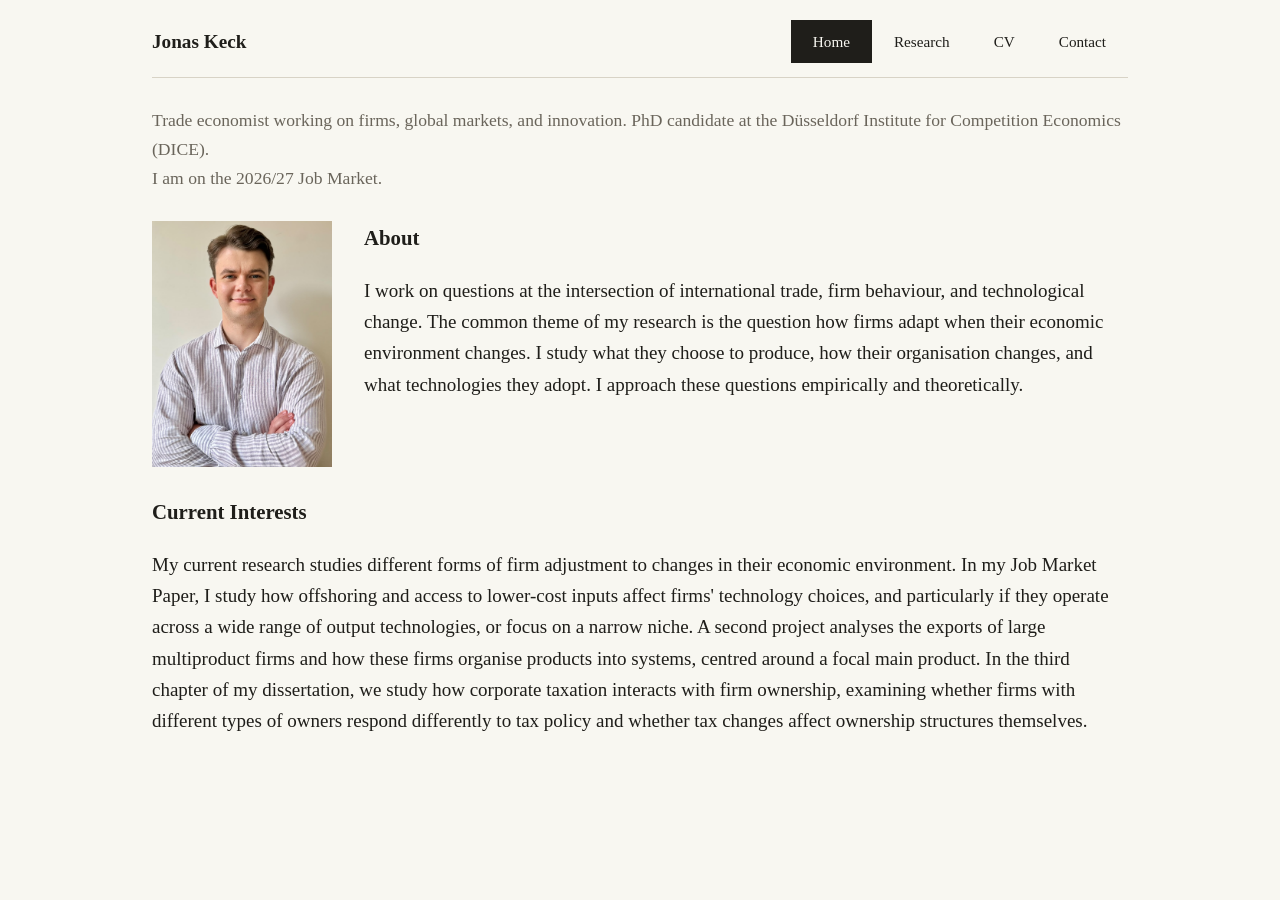
<file: index.html>
<!DOCTYPE html>
<html lang="en">
<head>
  <meta charset="UTF-8" />
  <meta name="viewport" content="width=device-width, initial-scale=1.0" />
  <title>Jonas Keck | Home</title>
  <link rel="stylesheet" href="style.css?v=2" />
</head>
<body>
  <div class="site-container">
    <header class="site-header">
      <div class="site-title"><a href="index.html">Jonas Keck</a></div>
      <nav class="site-nav">
        <a href="index.html" class="active">Home</a>
        <a href="research.html">Research</a>
        <!-- <a href="writing.html">Writing</a> -->
        <a href="cv.html">CV</a>
        <a href="contact.html">Contact</a>
      </nav>
    </header>

    <main class="page-content">
      <section class="hero">
        <p class="tagline">Trade economist working on firms, global markets, and innovation. PhD candidate at the Düsseldorf Institute for Competition Economics (DICE).<br />
        I am on the 2026/27 Job Market.</p>
      </section>

      <section class="content-block about-layout">
        <img class="about-photo" src="files/photo_website.png" alt="Portrait of Jonas Keck" width="180" height="246" />
        <div>
          <h2>About</h2>
          <p>
          I work on questions at the intersection of international trade, firm behaviour, and technological change. The common theme of my research is the question how firms adapt when their economic environment changes. I study what they choose to produce, how their organisation changes, and what technologies they adopt. I approach these questions empirically and theoretically.
          </p>
        </div>
      </section>

      <section class="content-block">
        <h2>Current Interests</h2>
        <p>
          My current research studies different forms of firm adjustment to changes in their economic environment. In my Job Market Paper, I study how offshoring and access to lower-cost inputs affect firms' technology choices, and particularly if they operate across a wide range of output technologies, or focus on a narrow niche. A second project analyses the exports of large multiproduct firms and how these firms organise products into systems, centred around a focal main product. In the third chapter of my dissertation, we study how corporate taxation interacts with firm ownership, examining whether firms with different types of owners respond differently to tax policy and whether tax changes affect ownership structures themselves.
        </p>  
        </section>
    </main>
  </div>
</body>
</html>
</file>
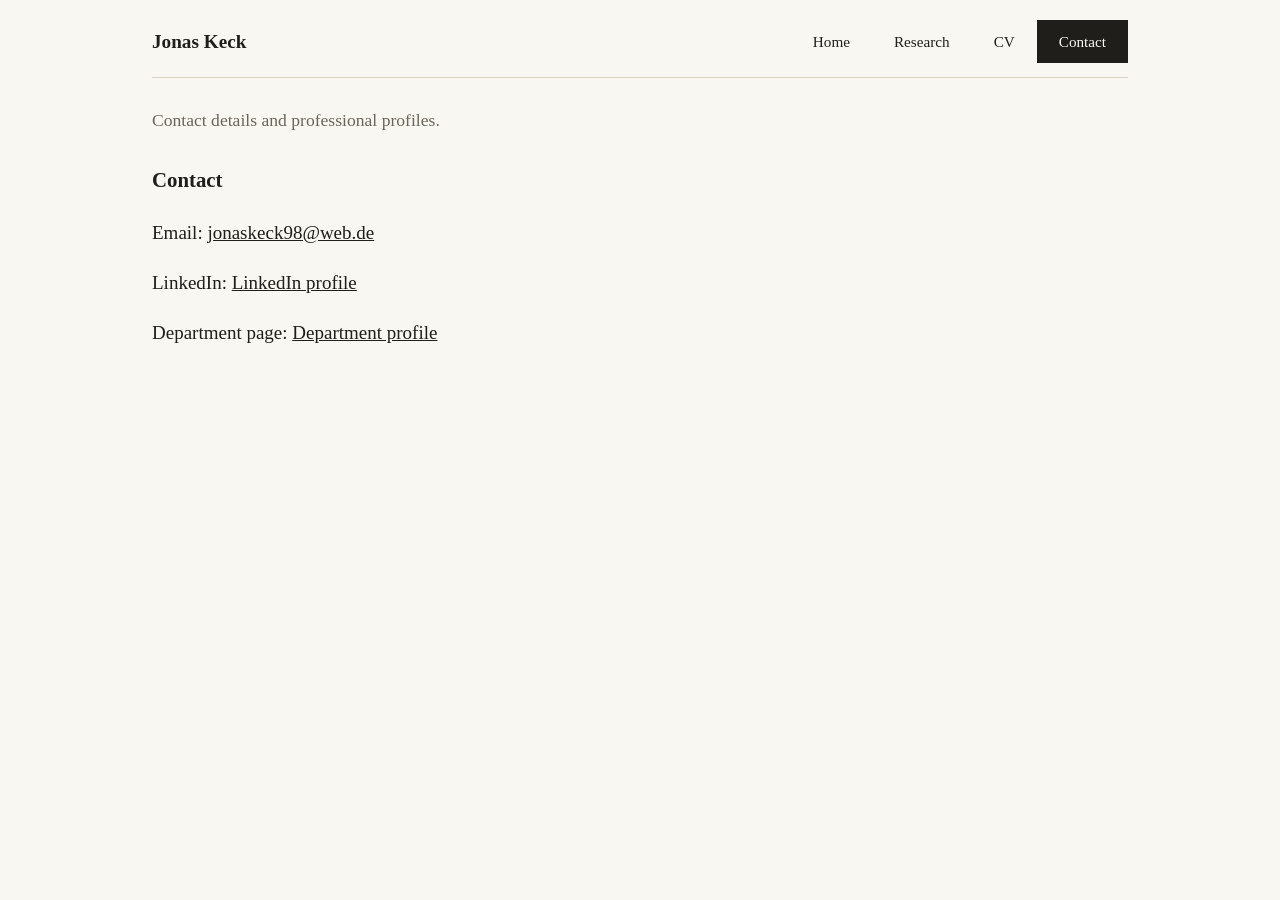
<file: contact.html>
<!DOCTYPE html>
<html lang="en">
<head>
  <meta charset="UTF-8" />
  <meta name="viewport" content="width=device-width, initial-scale=1.0" />
  <title>Jonas Keck | Contact</title>
  <link rel="stylesheet" href="style.css" />
</head>
<body>
  <div class="site-container">
    <header class="site-header">
      <div class="site-title"><a href="index.html">Jonas Keck</a></div>
      <nav class="site-nav">
        <a href="index.html">Home</a>
        <a href="research.html">Research</a>
        <!-- <a href="writing.html">Writing</a> -->
        <a href="cv.html">CV</a>
        <a href="contact.html" class="active">Contact</a>
      </nav>
    </header>

    <main class="page-content">
      <section class="hero">
        <p class="tagline">
          Contact details and professional profiles.
        </p>
      </section>

      <section class="content-block">
        <h2>Contact</h2>
        <p>Email: <a href="mailto:jonaskeck98@web.de">jonaskeck98@web.de</a></p>
        <p>
          LinkedIn:
          <a href="https://www.linkedin.com/in/jmkeck/" target="_blank" rel="noopener noreferrer">LinkedIn profile</a>
        </p>
        <p>
          Department page:
          <a href="https://www.dice.hhu.de/en/dice/people/doctoral-researchers/jonas-keck-msc" target="_blank" rel="noopener noreferrer">Department profile</a>
        </p>
      </section>
    </main>
  </div>
</body>
</html>
</file>
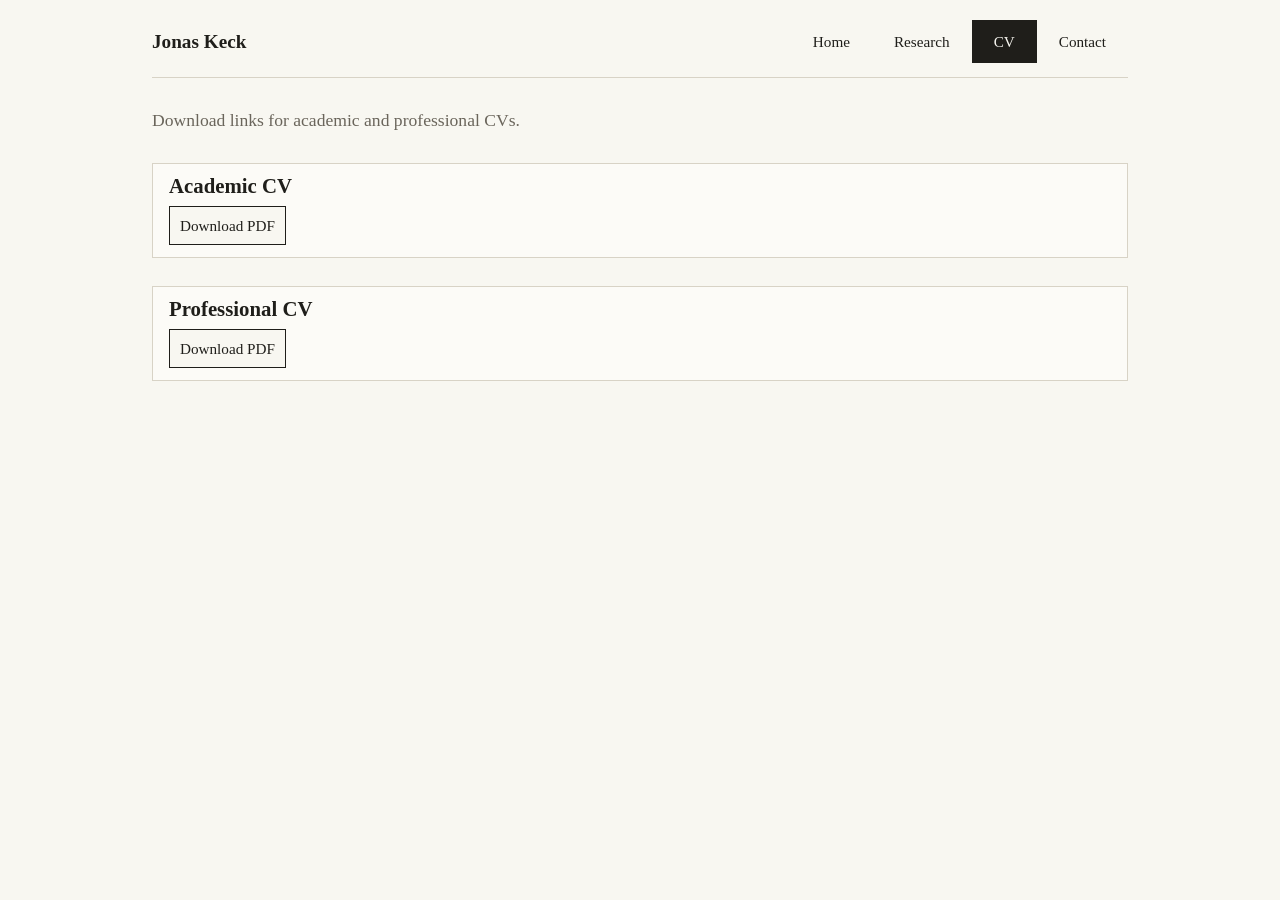
<file: cv.html>
<!DOCTYPE html>
<html lang="en">
<head>
  <meta charset="UTF-8" />
  <meta name="viewport" content="width=device-width, initial-scale=1.0" />
  <title>Jonas Keck | CV</title>
  <link rel="stylesheet" href="style.css" />
</head>
<body>
  <div class="site-container">
    <header class="site-header">
      <div class="site-title"><a href="index.html">Jonas Keck</a></div>
      <nav class="site-nav">
        <a href="index.html">Home</a>
        <a href="research.html">Research</a>
        <!-- <a href="writing.html">Writing</a> -->
        <a href="cv.html" class="active">CV</a>
        <a href="contact.html">Contact</a>
      </nav>
    </header>

    <main class="page-content">
      <section class="hero">
        <p class="tagline">
          Download links for academic and professional CVs.
        </p>
      </section>

      <section class="entry-list">
        <article class="entry-card">
          <h2>Academic CV</h2>
          <a class="download-link" href="files/cv/cv_jonas_keck_academic.pdf" download>Download PDF</a>
        </article>

        <article class="entry-card">
          <h2>Professional CV</h2>
          <a class="download-link" href="files/cv/cv_jonas_keck_professional.pdf" download>Download PDF</a>
        </article>
      </section>
    </main>
  </div>
</body>
</html>
</file>
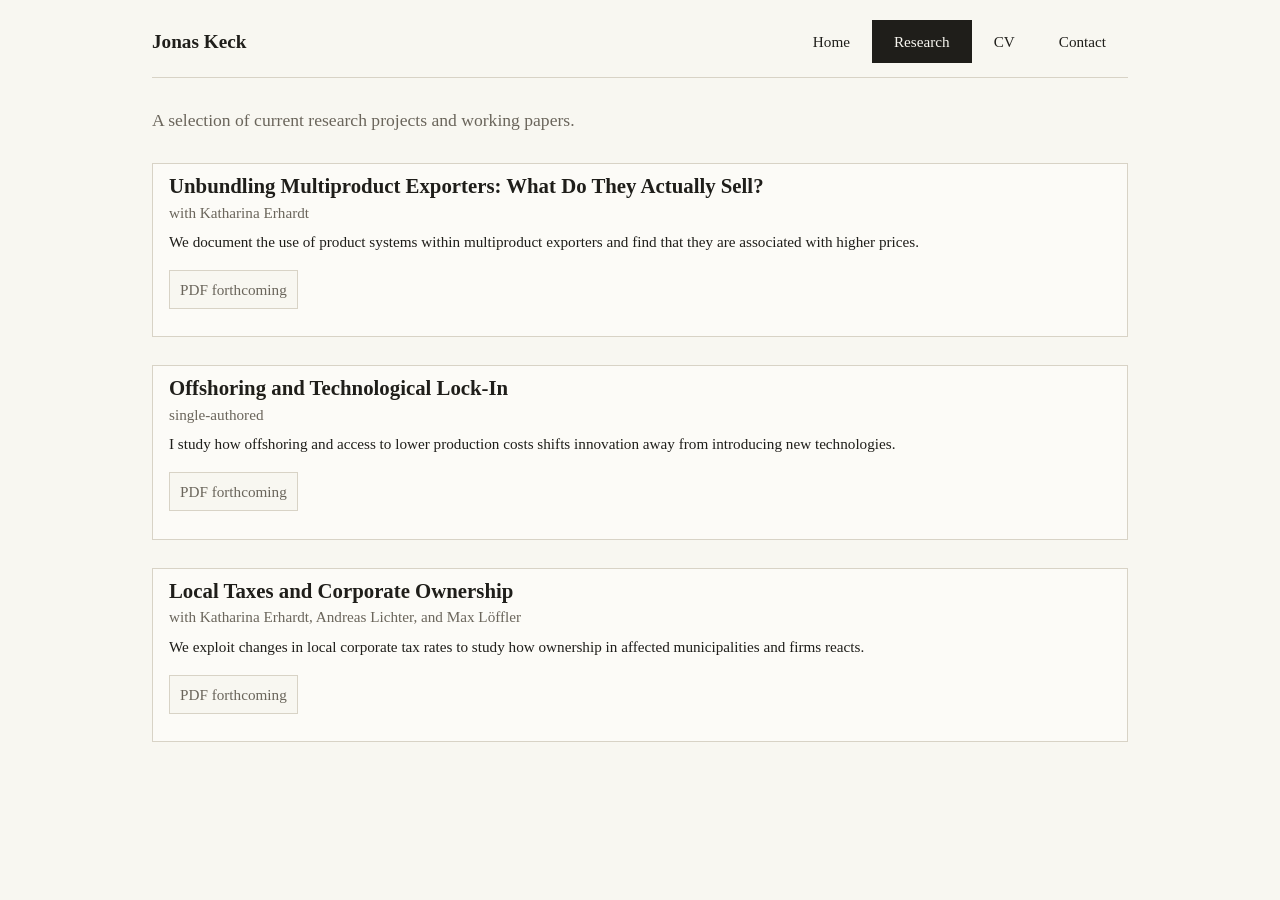
<file: research.html>
<!DOCTYPE html>
<html lang="en">
<head>
  <meta charset="UTF-8" />
  <meta name="viewport" content="width=device-width, initial-scale=1.0" />
  <title>Jonas Keck | Research</title>
  <link rel="stylesheet" href="style.css" />
</head>
<body>
  <div class="site-container">
    <header class="site-header">
      <div class="site-title"><a href="index.html">Jonas Keck</a></div>
      <nav class="site-nav">
        <a href="index.html">Home</a>
        <a href="research.html" class="active">Research</a>
        <!-- <a href="writing.html">Writing</a> -->
        <a href="cv.html">CV</a>
        <a href="contact.html">Contact</a>
      </nav>
    </header>

    <main class="page-content">
      <section class="hero">
        <p class="tagline">
          A selection of current research projects and working papers.
        </p>
      </section>

      <section class="entry-list">
        <article class="entry-card">
          <h2>Unbundling Multiproduct Exporters: What Do They Actually Sell?</h2>
          <p class="meta">with Katharina Erhardt</p>
          <p class="entry-summary">
            We document the use of product systems within multiproduct exporters and find that they are associated with higher prices.
          </p>
          <p class="download-placeholder">PDF forthcoming</p>
        </article>

        <article class="entry-card">
          <h2>Offshoring and Technological Lock-In</h2>
          <p class="meta">single-authored</p>
            <p class="entry-summary">
              I study how offshoring and access to lower production costs shifts innovation away from introducing new technologies.
            </p>
          <!--
          <details class="entry-abstract">
            <summary>Show abstract</summary>
            <p>
              The ability to move parts of the production process offshore allows firms to reduce their unit costs through lower wage bills. I investigate how this change in their cost structure affects the exploration of new technologies. Previous studies have focused on the effect of offshoring on the volume of innovation and the trade-off between product and process innovation, whilst I focus on its effect on the technological direction of innovation. Using the economic integration of Central and Eastern European countries since the 1990s, I find that industries with a higher initial exposure to this offshoring shock are less likely to file patents in technology classes that are new to the sector. Patenting in these industries is also more concentrated in a narrower set of technology classes. These technologies tend to be legacy technologies that were already used before the offshoring shock. I rationalise these patterns in a simple two-period model in which a firm chooses between continuing with a legacy technology or replacing it with a superior new version. Offshoring increases the opportunity cost of switching technologies, delaying technological transition.
            </p>
          </details>
          -->
          <p class="download-placeholder">PDF forthcoming</p>
        </article>

        <article class="entry-card">
          <h2>Local Taxes and Corporate Ownership</h2>
          <p class="meta">with Katharina Erhardt, Andreas Lichter, and Max Löffler</p>
          <p class="entry-summary">
            We exploit changes in local corporate tax rates to study how ownership in affected municipalities and firms reacts.
          </p>
          <p class="download-placeholder">PDF forthcoming</p>
        </article>
      </section>
    </main>
  </div>
</body>
</html>
</file>
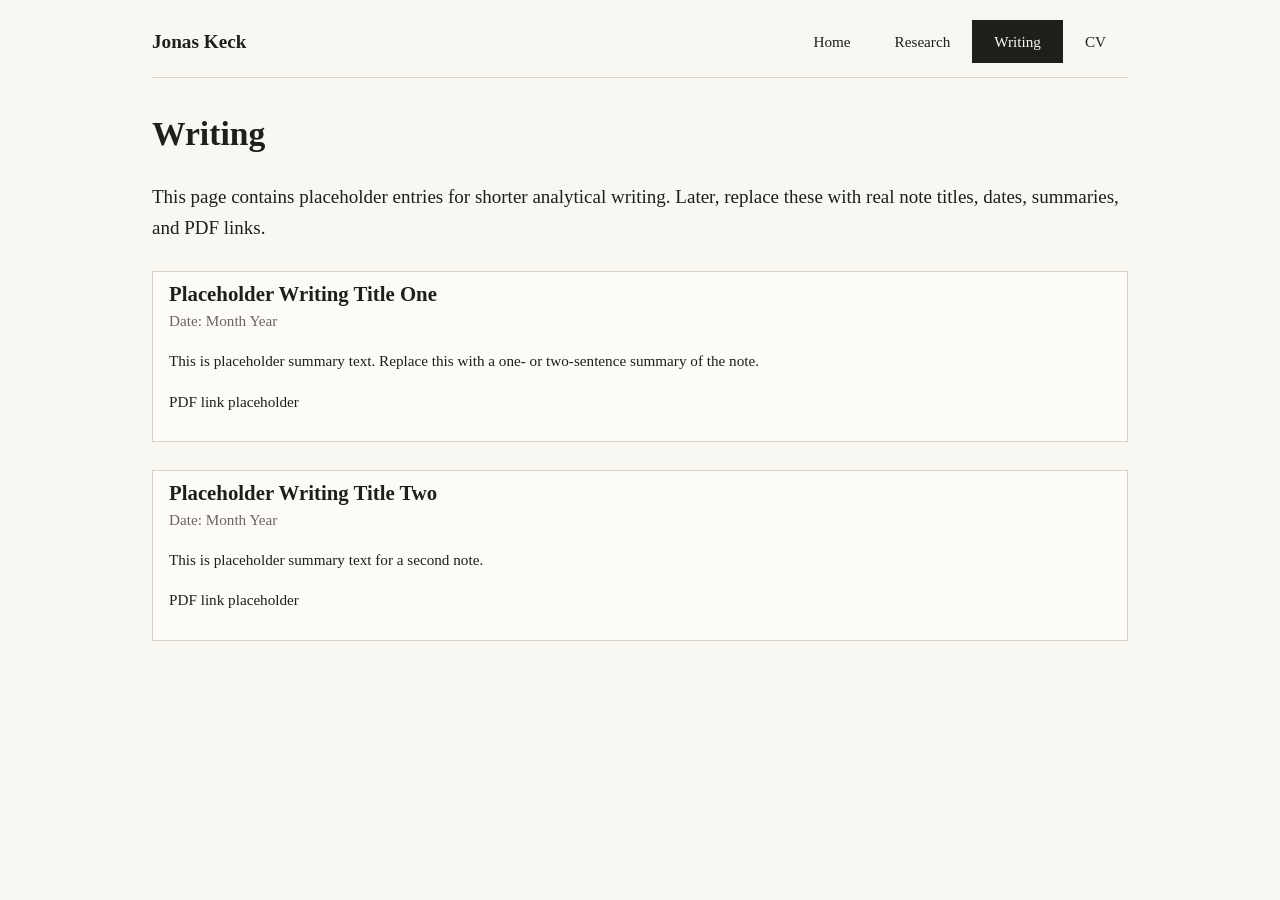
<file: writing.html>
<!DOCTYPE html>
<html lang="en">
<head>
  <meta charset="UTF-8" />
  <meta name="viewport" content="width=device-width, initial-scale=1.0" />
  <title>Jonas Keck | Writing</title>
  <link rel="stylesheet" href="style.css" />
</head>
<body>
  <div class="site-container">
    <header class="site-header">
      <div class="site-title"><a href="index.html">Jonas Keck</a></div>
      <nav class="site-nav">
        <a href="index.html">Home</a>
        <a href="research.html">Research</a>
        <a href="writing.html" class="active">Writing</a>
        <a href="cv.html">CV</a>
      </nav>
    </header>

    <main class="page-content">
      <section class="page-intro">
        <h1>Writing</h1>
        <p>
          This page contains placeholder entries for shorter analytical writing.
          Later, replace these with real note titles, dates, summaries, and PDF links.
        </p>
      </section>

      <section class="entry-list">
        <article class="entry-card">
          <h2>Placeholder Writing Title One</h2>
          <p class="meta">Date: Month Year</p>
          <p>
            This is placeholder summary text. Replace this with a one- or two-sentence summary
            of the note.
          </p>
          <p class="link-placeholder">PDF link placeholder</p>
        </article>

        <article class="entry-card">
          <h2>Placeholder Writing Title Two</h2>
          <p class="meta">Date: Month Year</p>
          <p>
            This is placeholder summary text for a second note.
          </p>
          <p class="link-placeholder">PDF link placeholder</p>
        </article>
      </section>
    </main>
  </div>
</body>
</html>
</file>
<file: style.css>
:root {
  --bg: rgb(248, 247, 241);
  --text: rgb(31, 30, 26);
  --muted: rgb(106, 101, 91);
  --line: rgb(216, 211, 198);
  --accent: rgb(31, 30, 26);
  --card: rgb(252, 251, 247);
}

* {
  box-sizing: border-box;
}

body {
  margin: 0;
  background: var(--bg);
  color: var(--text);
  font-family: Georgia, "Iowan Old Style", "Palatino Linotype", "Book Antiqua",
    Garamond, "Times New Roman", serif;
  line-height: 1.65;
  font-size: 19px;
}

.site-container {
  max-width: 1040px;
  margin: 0 auto;
  padding: 0 32px 64px;
}

.site-header {
  display: flex;
  justify-content: space-between;
  align-items: center;
  padding: 20px 0 14px;
  border-bottom: 1px solid var(--line);
  margin-bottom: 28px;
  flex-wrap: wrap;
  gap: 10px;
  position: relative;
}

.site-header::before {
  content: "";
  position: absolute;
  top: -10px;
  left: 0;
  right: 0;
  height: 3px;
  background: var(--accent);
}

.site-title a {
  text-decoration: none;
  color: var(--text);
  font-size: 1.2rem;
  font-weight: 600;
}

.site-nav {
  display: flex;
  gap: 0;
  flex-wrap: wrap;
  align-items: stretch;
}

.site-nav a {
  text-decoration: none;
  color: var(--text);
  font-size: 0.95rem;
  padding: 14px 22px;
  display: inline-flex;
  align-items: center;
  justify-content: center;
  line-height: 1;
  transition: background-color 0.2s ease, color 0.2s ease;
}

.site-nav a:hover {
  background: var(--accent);
  color: var(--bg);
}

.site-nav a.active {
  background: var(--accent);
  color: var(--bg);
}

.page-content h1 {
  font-size: 2.1rem;
  margin: 0 0 14px;
  font-weight: 600;
}

.page-content h2 {
  font-size: 1.3rem;
  margin: 0 0 10px;
  font-weight: 600;
}

.hero {
  margin-bottom: 28px;
}

.tagline {
  color: var(--muted);
  font-size: 1.1rem;
  margin-top: 6px;
}

.content-block,
.page-intro,
.entry-card {
  margin-bottom: 28px;
}

.about-layout {
  display: grid;
  grid-template-columns: 180px minmax(0, 1fr);
  gap: 32px;
  align-items: start;
}

.about-photo {
  display: block;
  width: 180px;
  max-width: 100%;
  height: auto;
}

.entry-card {
  background: var(--card);
  border: 1px solid var(--line);
  padding: 12px 16px;
  border-radius: 0px;
}

.entry-card h2 {
  font-size: 1.3rem;
  margin-bottom: 3px;
  line-height: 1.0;
}

.entry-card p {
  font-size: 0.95rem;
}

.entry-card .meta {
  margin-top: 0;
  margin-bottom: 4px;
}

.entry-card .link-placeholder {
  margin-top: 6px;
}

.entry-summary {
  font-size: 0.95rem;
  margin-top: 0;
  margin-bottom: 10px;
}

.entry-abstract {
  margin-top: 0;
  margin-bottom: 10px;
}

.entry-abstract summary {
  cursor: pointer;
  font-size: 0.95rem;
  color: var(--accent);
  margin-bottom: 8px;
}

.entry-abstract p {
  font-size: 0.95rem;
  margin-top: 8px;
  margin-bottom: 0;
}

.meta {
  color: var(--muted);
  font-size: 0.95rem;
  margin-bottom: 10px;
}

.link-placeholder {
  color: var(--accent);
  font-size: 0.95rem;
  margin-top: 12px;
}

.download-placeholder {
  display: inline-block;
  margin-top: 6px;
  padding: 6px 10px;
  border: 1px solid var(--line);
  color: var(--muted);
  background: var(--bg);
  font-size: 0.95rem;
}

.download-link {
  display: inline-block;
  margin-top: 6px;
  padding: 6px 10px;
  border: 1px solid var(--accent);
  color: var(--accent);
  background: var(--bg);
  font-size: 0.95rem;
  text-decoration: none;
}

.download-link:hover {
  background: var(--accent);
  color: var(--bg);
}

.quick-links ul {
  margin: 0;
  padding-left: 20px;
}

.quick-links a {
  color: var(--accent);
  text-decoration: none;
}

.quick-links a:hover {
  text-decoration: underline;
}

a {
  color: var(--accent);
}

@media (max-width: 640px) {
  body {
    font-size: 17px;
  }

  .site-header {
    align-items: flex-start;
  }

  .page-content h1 {
    font-size: 1.8rem;
  }

  .about-layout {
    grid-template-columns: minmax(0, 1fr);
    gap: 20px;
  }
}
</file>
